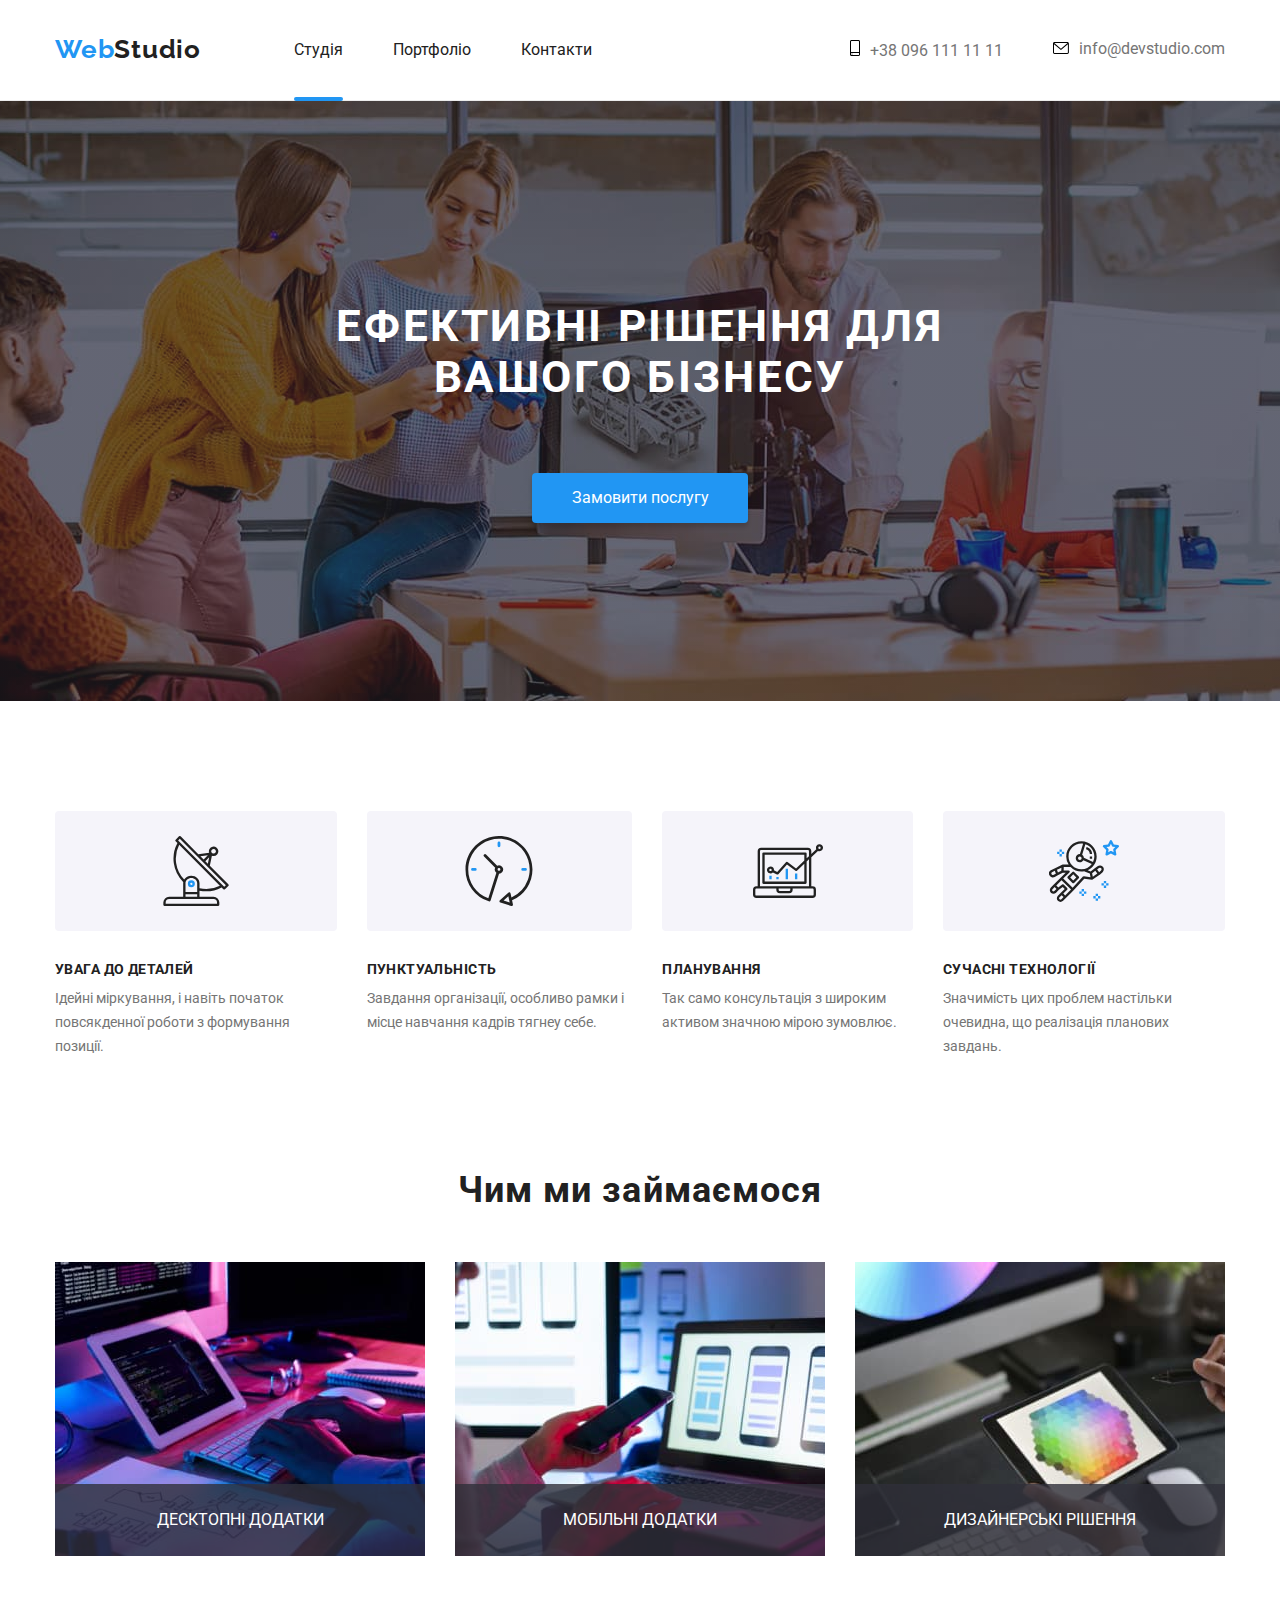
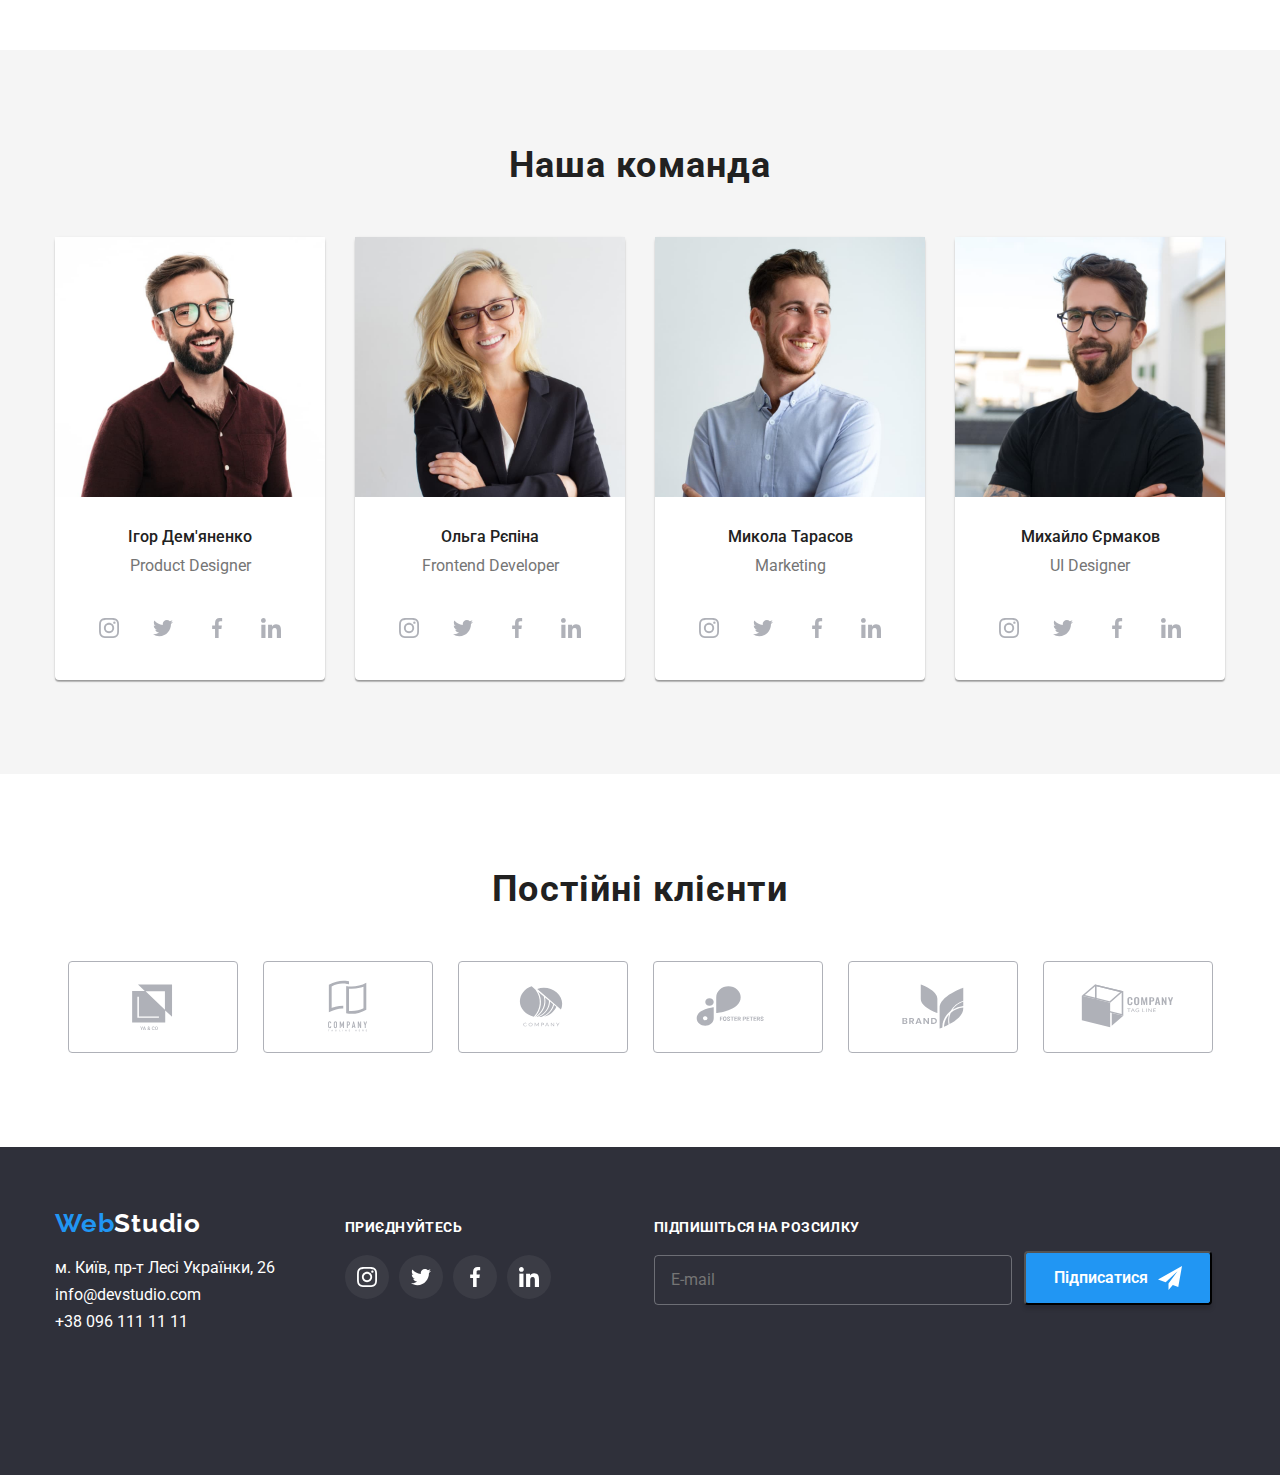
<file: index.html>
<!DOCTYPE html>
<html lang="uk">
  <head>
    <meta charset="UTF-8" />
    <meta http-equiv="X-UA-Compatible" content="IE=edge" />
    <meta name="viewport" content="width=device-width, initial-scale=1.0" />
    <title>WebStudio</title>
    <link
      href="https://fonts.googleapis.com/css2?family=Raleway:wght@700&family=Roboto:wght@400;500;700;900&display=swap"
      rel="stylesheet"
    />
    <link
      rel="stylesheet"
      href="https://cdnjs.cloudflare.com/ajax/libs/modern-normalize/1.1.0/modern-normalize.min.css"
    />
    <link rel="stylesheet" href="./css/style.css" />
  </head>
  <body>
    <!--Top Line-->
    <header class="page-header">
      <div class="container header">
        <a href="/" class="logo" lang="en"><span>Web</span>Studio</a>
        <nav>
          <ul class="menu-nav list">
            <li class="item active-page">
              <a href="./index.html" class="link">Студія</a>
            </li>
            <li class="item">
              <a href="./portfolio.html" class="link">Портфоліо</a>
            </li>
            <li class="item">
              <a href="./contacts.html" class="link"></a>Контакти
            </li>
          </ul>
        </nav>
        <ul class="contact-nav list">
          <li class="item">
            <a href="tel:+380961111111">
              <svg class="smartphone-icon" width="10" height="16">
                <use href="./images/symbol-defs.svg#icon-smartphone"></use></svg
              >+38 096 111 11 11
            </a>
          </li>
          <li class="item">
            <a href="mailto:info@devstudio.com">
              <svg class="envelope-icon" width="16" height="12">
                <use href="./images/symbol-defs.svg#icon-envelope"></use></svg
              >info@devstudio.com
            </a>
          </li>
        </ul>
      </div>
    </header>
    <main>
      <!--Main Header-->
      <section class="hero">
        <div class="container hero">
          <h1 class="hero-title">
            Ефективні рішення для <br />
            вашого бізнесу
          </h1>
          <button class="hero-button" type="button" data-modal-open>
            Замовити послугу
          </button>
        </div>
      </section>
      <!-- Features -->
      <h2 class="visually-hidden">Особливості</h2>
      <section class="section">
        <div class="container features">
          <ul class="features-cards">
            <li class="card list">
              <div class="features-box">
                <svg clas="features-icon" width="70" height="70">
                  <use href="./images/symbol-defs.svg#icon-antenna"></use>
                </svg>
              </div>
              <h2 class="section-title">УВАГА ДО ДЕТАЛЕЙ</h2>
              <p class="section-text">
                Ідейні міркування, і навіть початок повсякденної роботи з
                формування позиції.
              </p>
            </li>
            <li class="card list">
              <div class="features-box">
                <svg clas="features-icon" width="70" height="70">
                  <use href="./images/symbol-defs.svg#icon-clock"></use>
                </svg>
              </div>
              <h2 class="section-title">ПУНКТУАЛЬНІСТЬ</h2>
              <p class="section-text">
                Завдання організації, особливо рамки і місце навчання кадрів
                тягнеу себе.
              </p>
            </li>
            <li class="card list">
              <div class="features-box">
                <svg clas="features-icon" width="70" height="70">
                  <use href="./images/symbol-defs.svg#icon-diagram"></use>
                </svg>
              </div>
              <h2 class="section-title">ПЛАНУВАННЯ</h2>
              <p class="section-text">
                Так само консультація з широким активом значною мірою зумовлює.
              </p>
            </li>
            <li class="card list">
              <div class="features-box">
                <svg clas="features-icon" width="70" height="70">
                  <use href="./images/symbol-defs.svg#icon-astronaut"></use>
                </svg>
              </div>
              <h2 class="section-title">СУЧАСНІ ТЕХНОЛОГІЇ</h2>
              <p class="section-text">
                Значимість цих проблем настільки очевидна, що реалізація
                планових завдань.
              </p>
            </li>
          </ul>
        </div>
      </section>
      <!--What we do-->
      <section class="section our-work">
        <div class="container work">
          <h2 class="section-title1">Чим ми займаємося</h2>
          <ul class="gallery-set">
            <li class="list item">
              <a href="#">
                <div class="thumb-work">
                  <img
                    class="card"
                    src="./images/wwd1.jpg"
                    alt="HTML"
                    width="370"
                  />
                  <p class="label">Десктопні додатки</p>
                </div>
              </a>
            </li>
            <li class="list item">
              <a href="#">
                <div class="thumb-work">
                  <img
                    class="card"
                    src="./images/wwd2.jpg"
                    alt="CSS"
                    width="370"
                  />
                  <p class="label">Мобільні додатки</p>
                </div>
              </a>
            </li>
            <li class="list item">
              <a href="#"
                ><div class="thumb-work">
                  <img
                    class="card"
                    src="./images/wwd3.jpg"
                    alt="JavaScript"
                    width="370"
                  />
                  <p class="label">Дизайнерські рішення</p>
                </div></a
              >
            </li>
          </ul>
        </div>
      </section>
      <!--Our Team-->
      <section class="section our-team">
        <div class="container team">
          <h2 class="section-title2">Наша команда</h2>
          <ul class="team-list">
            <li class="team-item">
              <a href="#">
                <img
                  src="./images/member1.jpg"
                  alt="фото члена команди"
                  width="270"
              /></a>
              <div class="member-info">
                <h3 class="name">Ігор Дем'яненко</h3>
                <p class="position">Product Designer</p>
              </div>
              <ul class="social-icons list">
                <li class="social-item">
                  <a href="/" class="social-link">
                    <svg class="social-icon" width="20px" height="20px">
                      <use href="./images/symbol-defs.svg#icon-instagram"></use>
                    </svg>
                  </a>
                </li>
                <li class="social-item">
                  <a href="/" class="social-link">
                    <svg class="social-icon" width="20px" height="20px">
                      <use href="./images/symbol-defs.svg#icon-twitter"></use>
                    </svg>
                  </a>
                </li>
                <li class="social-item">
                  <a href="/" class="social-link">
                    <svg class="social-icon" width="20px" height="20px">
                      <use href="./images/symbol-defs.svg#icon-facebook"></use>
                    </svg>
                  </a>
                </li>
                <li class="social-item">
                  <a href="/" class="social-link">
                    <svg class="social-icon" width="20px" height="20px">
                      <use href="./images/symbol-defs.svg#icon-linkedin"></use>
                    </svg>
                  </a>
                </li>
              </ul>
            </li>
            <li class="team-item">
              <a href="#">
                <img
                  src="./images/member2.jpg"
                  alt="фото члена команди"
                  width="270"
                />
              </a>
              <div class="member-info">
                <h3 class="name">Ольга Рєпіна</h3>
                <p class="position">Frontend Developer</p>
              </div>
              <ul class="social-icons list">
                <li class="social-item">
                  <a href="/" class="social-link">
                    <svg class="social-icon" width="20px" height="20px">
                      <use href="./images/symbol-defs.svg#icon-instagram"></use>
                    </svg>
                  </a>
                </li>
                <li class="social-item">
                  <a href="/" class="social-link">
                    <svg class="social-icon" width="20px" height="20px">
                      <use href="./images/symbol-defs.svg#icon-twitter"></use>
                    </svg>
                  </a>
                </li>
                <li class="social-item">
                  <a href="/" class="social-link">
                    <svg class="social-icon" width="20px" height="20px">
                      <use href="./images/symbol-defs.svg#icon-facebook"></use>
                    </svg>
                  </a>
                </li>
                <li class="social-item">
                  <a href="/" class="social-link">
                    <svg class="social-icon" width="20px" height="20px">
                      <use href="./images/symbol-defs.svg#icon-linkedin"></use>
                    </svg>
                  </a>
                </li>
              </ul>
            </li>

            <li class="team-item">
              <a href="#">
                <img
                  src="./images/member3.jpg"
                  alt="фото члена команди"
                  width="270"
                />
              </a>
              <div class="member-info">
                <h3 class="name">Микола Тарасов</h3>
                <p class="position">Marketing</p>
              </div>
              <ul class="social-icons list">
                <li class="social-item">
                  <a href="/" class="social-link">
                    <svg class="social-icon" width="20px" height="20px">
                      <use href="./images/symbol-defs.svg#icon-instagram"></use>
                    </svg>
                  </a>
                </li>
                <li class="social-item">
                  <a href="/" class="social-link">
                    <svg class="social-icon" width="20px" height="20px">
                      <use href="./images/symbol-defs.svg#icon-twitter"></use>
                    </svg>
                  </a>
                </li>
                <li class="social-item">
                  <a href="/" class="social-link">
                    <svg class="social-icon" width="20px" height="20px">
                      <use href="./images/symbol-defs.svg#icon-facebook"></use>
                    </svg>
                  </a>
                </li>
                <li class="social-item">
                  <a href="/" class="social-link">
                    <svg class="social-icon" width="20px" height="20px">
                      <use href="./images/symbol-defs.svg#icon-linkedin"></use>
                    </svg>
                  </a>
                </li>
              </ul>
            </li>

            <li class="team-item">
              <a href="#"
                ><img
                  src="./images/member4.jpg"
                  alt="фото члена команди"
                  width="270"
              /></a>
              <div class="member-info">
                <h3 class="name">Михайло Єрмаков</h3>
                <p class="position">UI Designer</p>
              </div>
              <ul class="social-icons list">
                <li class="social-item">
                  <a href="/" class="social-link">
                    <svg class="social-icon" width="20px" height="20px">
                      <use href="./images/symbol-defs.svg#icon-instagram"></use>
                    </svg>
                  </a>
                </li>
                <li class="social-item">
                  <a href="/" class="social-link">
                    <svg class="social-icon" width="20px" height="20px">
                      <use href="./images/symbol-defs.svg#icon-twitter"></use>
                    </svg>
                  </a>
                </li>
                <li class="social-item">
                  <a href="/" class="social-link">
                    <svg class="social-icon" width="20px" height="20px">
                      <use href="./images/symbol-defs.svg#icon-facebook"></use>
                    </svg>
                  </a>
                </li>
                <li class="social-item">
                  <a href="/" class="social-link">
                    <svg class="social-icon" width="20px" height="20px">
                      <use href="./images/symbol-defs.svg#icon-linkedin"></use>
                    </svg>
                  </a>
                </li>
              </ul>
            </li>
          </ul>
        </div>
      </section>
      <!-- Our Customer -->
      <section class="section our-customers">
        <div class="container customers">
          <h2 class="section-title3">Постійні клієнти</h2>
          <lu class="customers-list">
            <li class="customer-item">
              <a href="/" class="customer-link">
                <svg class="customer-icon" width="106" height="60">
                  <use href="./images/symbol-defs.svg#icon-customer-1"></use>
                </svg>
              </a>
            </li>
            <li class="customer-item">
              <a href="/" class="customer-link">
                <svg class="customer-icon" width="106" height="60">
                  <use href="./images/symbol-defs.svg#icon-customer-2"></use>
                </svg>
              </a>
            </li>
            <li class="customer-item">
              <a href="/" class="customer-link">
                <svg class="customer-icon" width="106" height="60">
                  <use
                    href="./images/symbol-defs.svg#icon-customer-3"
                    fill=""
                  ></use>
                </svg>
              </a>
            </li>
            <li class="customer-item">
              <a href="/" class="customer-link">
                <svg class="customer-icon" width="106" height="60">
                  <use href="./images/symbol-defs.svg#icon-customer-4"></use>
                </svg>
              </a>
            </li>
            <li class="customer-item">
              <a href="/" class="customer-link">
                <svg class="customer-icon" width="106" height="60">
                  <use href="./images/symbol-defs.svg#icon-customer-5"></use>
                </svg>
              </a>
            </li>
            <li class="customer-item">
              <a href="/" class="customer-link">
                <svg class="customer-icon" width="106" height="60">
                  <use href="./images/symbol-defs.svg#icon-customer-6"></use>
                </svg>
              </a>
            </li>
          </lu>
        </div>
      </section>
    </main>
    <!--Footer-->
    <footer class="footer">
      <div class="container footer">
        <div class="footer-box">
          <div class="address-info">
            <a href="/" class="logo" lang="en"
              ><span>Web</span><span class="studio">Studio</span>
            </a>
            <address class="address">
              <a
                href="https://goo.gl/maps/6CNPFLYPUQr8JQg6A"
                target="_blank"
                rel="noopener nofoloow norefferree"
                >м. Київ, пр-т Лесі Українки, 26
              </a>
              <br />
              <a href="mailto:info@devstudio.com">info@devstudio.com </a><br />
              <a href="tel:+380961111111">+38 096 111 11 11 </a><br />
            </address>
          </div>
          <div class="join-us box">
            <h2 class="section-title">приєднуйтесь</h2>
            <ul class="join-us list">
              <li class="footer-icons">
                <a href="/" class="footer-link">
                  <svg class="footer-icon" width="20px" height="20px">
                    <use href="./images/symbol-defs.svg#icon-instagram-1"></use>
                  </svg>
                </a>
              </li>
              <li class="footer-icons">
                <a href="/" class="footer-link">
                  <svg class="footer-icon" width="20px" height="20px">
                    <use href="./images/symbol-defs.svg#icon-twitter-1"></use>
                  </svg>
                </a>
              </li>
              <li class="footer-icons">
                <a href="/" class="footer-link">
                  <svg class="footer-icon" width="20px" height="20px">
                    <use href="./images/symbol-defs.svg#icon-facebook-1"></use>
                  </svg>
                </a>
              </li>
              <li class="footer-icons">
                <a href="/" class="footer-link">
                  <svg class="footer-icon" width="20px" height="20px">
                    <use href="./images/symbol-defs.svg#icon-linkedin-1"></use>
                  </svg>
                </a>
              </li>
            </ul>
          </div>
          <div class="subscribe-form">
            <h2 class="section-title">Підпишіться на розсилку</h2>
            <form class="subscribe-buttons" action="subscribe">
              <label>
                <input class="mail-field"type="email" name="email" placeholder="E-mail">
              </label>
              <button class="subscribe-button" type="submit">
                <span class="subscribe-span">Підписатися</span>
                <svg class="icon-send" width="24" height="24">
                  <use href="./images/symbol-defs.svg#icon-send"></use>
                </svg>
              </button>
            </form>
            <!-- <form action="input-email">
              <label for="email"></label>
              <input
                class="mail-filed"
                id="email"
                type="mail"
                name="email"
                placeholder="E-mail"
              />
              <button class="subscribe-button" type="submit">
                <span>Підписатися</span>
                <svg class="icon-send" width="24" height="24">
                  <use href="./images/symbol-defs.svg#icon-send"></use>
                </svg>
              </button>
            </form> -->
          </div>
        </div>
      </div>
    </footer>
    <div class="backdrop is-hidden" data-modal>
      <div class="modal">
        <button class="modal-button" type="button" data-modal-close>
          <svg class="button-icon" width="18" height="18">
            <use href="./images/symbol-defs.svg#icon-modal-button"></use>
          </svg>
        </button>
        <p class="modal-title">Залиште свої дані, ми вам передзвонимо</p>
        <form action="#" name="customer-form" class="modal-form" autocomplete="off">
          <div class="input-line">
            <label for="user-name" class="modal-label">Ім'я</label>
            <input
              name="user-name"
              id="user-name"
              type="text"
              class="modal-input"
            />
            <svg class="modal-icon" width="18" height="18">
              <use href="./images/symbol-defs.svg#icon-person"></use>
            </svg>
          </div>
          <div class="input-line">
            <label for="user-tel" class="modal-label">Телефон</label>
            <input
              name="user-tel"
              id="user-tel"
              type="tel"
              class="modal-input"
            />
            <svg class="modal-icon" width="18" height="18">
              <use href="./images/symbol-defs.svg#icon-phone"></use>
            </svg>
          </div>
          <div class="input-line">
            <label for="user-email" class="modal-label">Пошта</label>
            <input
              name="user-mail"
              id="user-email"
              type="mail"
              class="modal-input"
            />
            <svg class="modal-icon" width="18" height="18">
              <use href="./images/symbol-defs.svg#icon-email"></use>
            </svg>
          </div>
          <div class="textarea-line">
            <label for="user-comment" class="modal-label">Коментар</label>
            <textarea
              name="user-comment"
              id="user-comment"
              placeholder="Введіть текст"
              class="modal-textarea"
            ></textarea>
          </div>
          <div class="agreement">
            <svg class="icon-check" width="16" height="15">
              <use href="./images/symbol-defs.svg#icon-check" ></use>
            </svg>
            <!-- <label for="checkbox-agreement">
              <input
                id="checkbox-agreement"
                name="agreement"
                value="1"
                type="checkbox"
                required
              /> -->
              <span class="agreement-line"
                >Погоджуюся з розсилкою та приймаю
                <a href="#" target="_blank" class="agreement-line2"
                  >Умови договору</a
                >
              </span>
            </label>
          </div>
          <button type="submit" class="customer-submit">Відправити</button>
        </form>
      </div>
    </div>
    <script src="./js/modal.js"></script>
  </body>
</html>
</file>
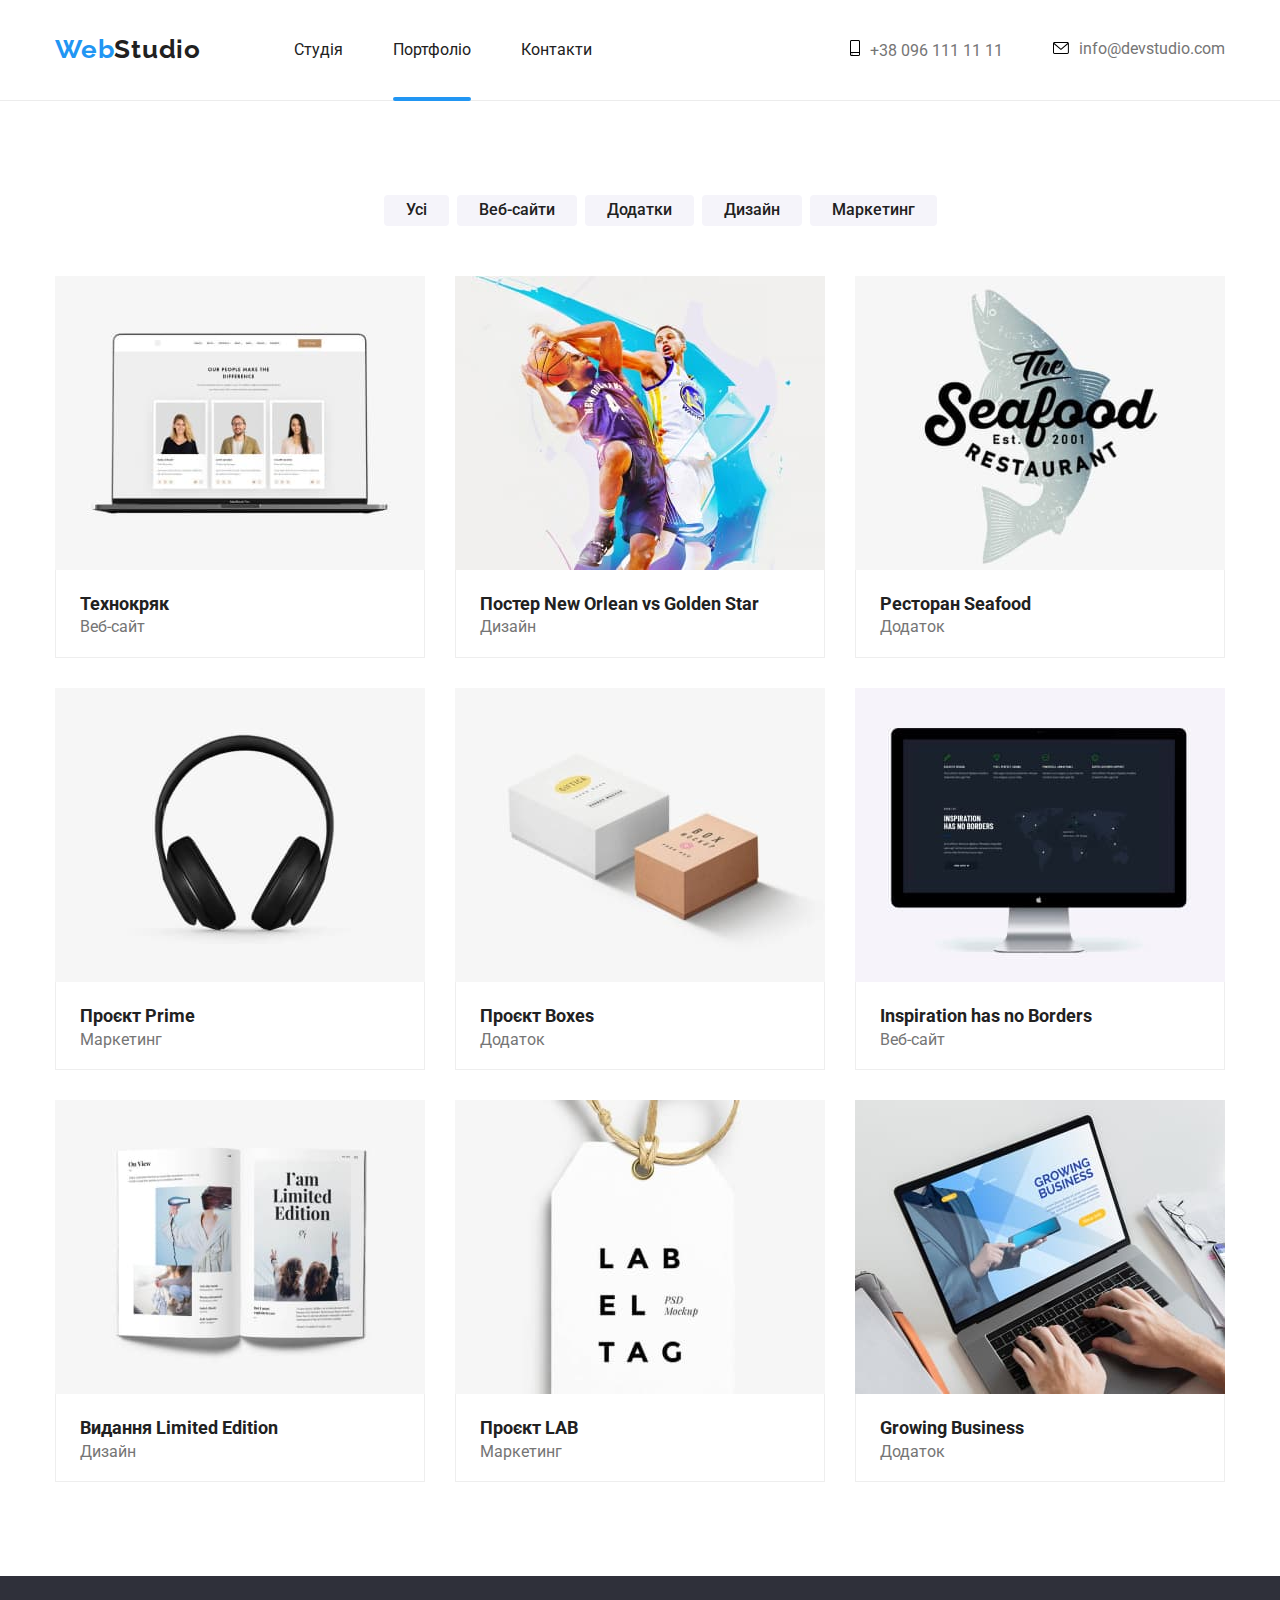
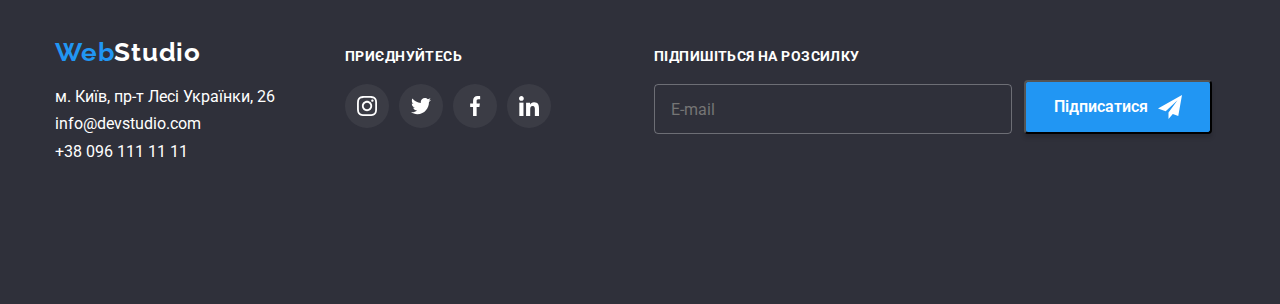
<file: portfolio.html>
<!DOCTYPE html>
<html lang="uk">
  <head>
    <meta charset="UTF-8" />
    <meta http-equiv="X-UA-Compatible" content="IE=edge" />
    <meta name="viewport" content="width=device-width, initial-scale=1.0" />
    <title>Portfolio</title>
    <link
      href="https://fonts.googleapis.com/css2?family=Raleway:wght@700&family=Roboto:wght@400;500;700;900&display=swap"
      rel="stylesheet"
    />
    <link
      rel="stylesheet"
      href="https://cdnjs.cloudflare.com/ajax/libs/modern-normalize/1.1.0/modern-normalize.min.css"
    />
    <link rel="stylesheet" href="./css/style.css" />
  </head>
  <body>
    <!--Top Line-->
    <header class="page-header">
      <div class="container header">
        <a href="/" class="logo" lang="en"><span>Web</span>Studio</a>
        <nav>
          <ul class="menu-nav list">
            <li class="item">
              <a href="./index.html" class="link">Студія</a>
            </li>
            <li class="item active-page">
              <a href="./portfolio.html" class="link">Портфоліо</a>
            </li>
            <li class="item">
              <a href="./contacts.html" class="link"></a>Контакти
            </li>
          </ul>
        </nav>
        <ul class="contact-nav list">
          <li class="item">
            <a href="tel:+380961111111">
              <svg class="smartphone-icon" width="10" height="16">
                <use href="./images/symbol-defs.svg#icon-smartphone"></use></svg
              >+38 096 111 11 11
            </a>
          </li>
          <li class="item">
            <a href="mailto:info@devstudio.com">
              <svg class="envelope-icon" width="16" height="12">
                <use href="./images/symbol-defs.svg#icon-envelope"></use></svg
              >info@devstudio.com
            </a>
          </li>
        </ul>
      </div>
    </header>
    <main>
      <section class="section portfolio">
        <div class="container main-portfolio">
          <h2 class="visually-hidden">Фільтр</h2>
          <ul class="filter-menu">
            <li class="filter-list">
              <button class="filter-button" type="button">Усі</button>
            </li>
            <li class="filter-list">
              <button class="filter-button" type="button">Веб-сайти</button>
            </li>
            <li class="filter-list">
              <button class="filter-button" type="button">Додатки</button>
            </li>
            <li class="filter-list">
              <button class="filter-button" type="button">Дизайн</button>
            </li>
            <li class="filter-list">
              <button class="filter-button" type="button">Маркетинг</button>
            </li>
          </ul>
          <!-- <section> -->
          <h2 class="visually-hidden">Портфоліо</h2>
          <ul class="projects-list">
            <li class="project-set">
              <a href="#" class="project-case">
                <div class="card-thumb">
                <img
                  src="./images/portfolio/project1.jpg"
                  alt="фото вебсайта"
                  width="370"
                />
                <p class="text">ресурс пропонує комплексні пропозиції з різним рівнем функціоналу та сервісів. Все це дозволить відвідувачу отримати вичерпні відомості про компанію чи приватну особу.</p>
                </div>
                <div class="card-content">
                <h3 class="project-name">Технокряк</h3>
                <p class="project">Веб-сайт</p>
              </div> 
              </a>
            </li>
            <li class="project-set">
              <a href="#" class="project-case">
               <div class="card-thumb">
                <img
                  src="./images/portfolio/project2.jpg"
                  alt="баскетбол"
                  width="370"
                />
                <p class="text">ресурс пропонує комплексні пропозиції з різним рівнем функціоналу та сервісів. Все це дозволить відвідувачу отримати вичерпні відомості про компанію чи приватну особу.
                </p>
              </div>
              <div class="card-content">
                <h3 class="project-name">Постер New Orlean vs Golden Star</h3>
                <p class="project">Дизайн</p>
              </div>
             </a>
            </li>
            <li class="project-set">
              <a href="#" class="project-case">
                <div class="card-thumb">
                <img
                  src="./images/portfolio/project3.jpg"
                  alt="логотип рестрану"
                  width="370"
                />
                <p class="text">ресурс пропонує комплексні пропозиції з різним рівнем функціоналу та сервісів. Все це дозволить відвідувачу отримати вичерпні відомості про компанію чи приватну особу.</p>
              </div>
              <div class="card-content">
                <h3 class="project-name">Ресторан Seafood</h3>
                <p class="project">Додаток</p>
              </div>
              </a>
            </li>
            <li class="project-set">
              <a href="#" class="project-case">
                <div class="card-thumb">
                <img
                  src="./images/portfolio/project4.jpg"
                  alt="фото проекту"
                  width="370"
                />
                <p class="text">ресурс пропонує комплексні пропозиції з різним рівнем функціоналу та сервісів. Все це дозволить відвідувачу отримати вичерпні відомості про компанію чи приватну особу.</p>
              </div>
              <div class="card-content">
                <h3 class="project-name">Проєкт Prime</h3>
                <p class="project">Маркетинг</p>
              </div>
              </a>
            </li>
            <li class="project-set">
              <a href="#" class="project-case">
                <div class="card-thumb">
                <img
                  src="./images/portfolio/project5.jpg"
                  alt="фото проекту"
                  width="370"
                />
                <p class="text">ресурс пропонує комплексні пропозиції з різним рівнем функціоналу та сервісів. Все це дозволить відвідувачу отримати вичерпні відомості про компанію чи приватну особу.</p>
              </div>
              <div class="card-content">
                <h3 class="project-name">Проєкт Boxes</h3>
                <p class="project">Додаток</p>
              </div>
             </a>
            </li>
            <li class="project-set">
              <a href="#" class="project-case">
                <div class="card-thumb">
                <img
                  src="./images/portfolio/project6.jpg "
                  alt="фото проекту"
                  width="370"
                />
                <p class="text">ресурс пропонує комплексні пропозиції з різним рівнем функціоналу та сервісів. Все це дозволить відвідувачу отримати вичерпні відомості про компанію чи приватну особу.</p>
              </div>
              <div class="card-content">
                <h3 class="project-name">Inspiration has no Borders</h3>
                <p class="project">Веб-сайт</p>
              </div>
             </a>
            </li>
            <li class="project-set">
              <a href="#" class="project-case">
                <div class="card-thumb">
                <img
                  src="./images/portfolio/project7.jpg "
                  alt="фото проекту"
                  width="370"
                />
                <p class="text">ресурс пропонує комплексні пропозиції з різним рівнем функціоналу та сервісів. Все це дозволить відвідувачу отримати вичерпні відомості про компанію чи приватну особу.</p>
              </div>
              <div class="card-content">
                <h3 class="project-name">Видання Limited Edition</h3>
                <p class="project">Дизайн</p>
              </div> 
             </a>
            </li>
            <li class="project-set">
              <a href="#" class="project-case">
                <div class="card-thumb">
                <img
                  src="./images/portfolio/project8.jpg"
                  alt="фото проекту"
                  width="370"
                />
                <p class="text">ресурс пропонує комплексні пропозиції з різним рівнем функціоналу та сервісів. Все це дозволить відвідувачу отримати вичерпні відомості про компанію чи приватну особу.</p>
              </div>
              <div class="card-content">
                <h3 class="project-name">Проєкт LAB</h3>
                <p class="project">Маркетинг</p>
              </div>
            </a>
            </li>
            <li class="project-set">
              <a href="#" class="project-case">
                <div class="card-thumb">
                <img
                  src="./images/portfolio/project9.jpg"
                  alt="фото проекту"
                  width="370"
                />
                <p class="text">ресурс пропонує комплексні пропозиції з різним рівнем функціоналу та сервісів. Все це дозволить відвідувачу отримати вичерпні відомості про компанію чи приватну особу.</p>
              </div>
             
              <div class="card-content">
                <h3 class="project-name">Growing Business</h3>
                <p class="project">Додаток</p>
              </div>
             </a>
            </li>
          </ul>
        </div>
      </section>
    </main>
    <!--Footer-->
    <footer class="footer">
      <div class="container footer">
        <div class="footer-box">
          <div class="address-info">
            <a href="/" class="logo" lang="en"
              ><span>Web</span><span class="studio">Studio</span>
            </a>
            <address class="address">
              <a
                href="https://goo.gl/maps/6CNPFLYPUQr8JQg6A"
                target="_blank"
                rel="noopener nofoloow norefferree"
                >м. Київ, пр-т Лесі Українки, 26
              </a>
              <br />
              <a href="mailto:info@devstudio.com">info@devstudio.com </a><br />
              <a href="tel:+380961111111">+38 096 111 11 11 </a><br />
            </address>
          </div>
          <div class="join-us box">
            <h2 class="section-title">приєднуйтесь</h2>
            <ul class="join-us list">
              <li class="footer-icons">
                <a href="/" class="footer-link">
                  <svg class="footer-icon" width="20px" height="20px">
                    <use href="./images/symbol-defs.svg#icon-instagram-1"></use>
                  </svg>
                </a>
              </li>
              <li class="footer-icons">
                <a href="/" class="footer-link">
                  <svg class="footer-icon" width="20px" height="20px">
                    <use href="./images/symbol-defs.svg#icon-twitter-1"></use>
                  </svg>
                </a>
              </li>
              <li class="footer-icons">
                <a href="/" class="footer-link">
                  <svg class="footer-icon" width="20px" height="20px">
                    <use href="./images/symbol-defs.svg#icon-facebook-1"></use>
                  </svg>
                </a>
              </li>
              <li class="footer-icons">
                <a href="/" class="footer-link">
                  <svg class="footer-icon" width="20px" height="20px">
                    <use href="./images/symbol-defs.svg#icon-linkedin-1"></use>
                  </svg>
                </a>
              </li>
            </ul>
          </div>
           <div class="subscribe-form">
            <h2 class="section-title">Підпишіться на розсилку</h2>
            <form class="subscribe-buttons" action="subscribe">
              <label>
                <input class="mail-field"type="email" name="email" placeholder="E-mail">
              </label>
              <button class="subscribe-button" type="submit">
                <span class="subscribe-span">Підписатися</span>
                <svg class="icon-send" width="24" height="24">
                  <use href="./images/symbol-defs.svg#icon-send"></use>
                </svg>
              </button>
            </form>
            <!-- <form action="input-email">
              <label for="email"></label>
              <input
                class="mail-filed"
                id="email"
                type="mail"
                name="email"
                placeholder="E-mail"
              />
              <button class="subscribe-button" type="submit">
                <span>Підписатися</span>
                <svg class="icon-send" width="24" height="24">
                  <use href="./images/symbol-defs.svg#icon-send"></use>
                </svg>
              </button>
            </form> -->
          </div>
        </div>
      </div>
    </footer>
  </body>
</html>

  </body>
</html>
</file>
<file: css/style.css>
html {
  box-sizing: border-box;
}
*,
*::before,
*::after {
  box-sizing: inherit;
}
:root {
  --primary-title-color: #212121;
  --primary-text-color: #757575;
  --accent-color: #2196f3;
  --accent-color2: #ffffff;
  --secondary-background-color: #f5f5f5;
  --transition-timing-function: cubic-bezier(0.4, 0, 0.2, 1);
  --general-transition-duration: 250ms;
}

body {
  font-family: Roboto, sans-serif;
  font-weight: 400;
  background-color: var(--accent-color2);
  color: var(--primary-title-color);
}

/* Page-header */
.page-header {
  padding-top: 24px;
  padding-bottom: 24px;
  margin-bottom: 0;
  border-bottom: 1px solid #ececec;
}

.logo {
  font-family: Raleway;
  font-weight: 700;
  font-size: 26px;
  color: #000000;
  letter-spacing: 0.03em;
}
.logo:hover,
.logo:focus {
  background-color: transparent;
  color: #000000;
}

.logo span {
  color: var(--accent-color);
}

.list {
  list-style: none;
}
/* Menu nav - contact-nav */
.menu-nav .link:hover,
.menu-nav .link:focus,
.contact-nav a:hover,
.contact-nav a:focus {
  color: var(--accent-color);
  background-color: transparent;
}

.contact-nav a:hover,
.contact-nav a:focus {
  fill: var(--accent-color);
  background-color: transparent;
}

.menu-nav .link,
.contact-nav a,
.logo {
  text-decoration: none;
  color: inherit;
  transition: color 250ms var(--transition-timing-function);
}
.contact-nav a {
  color: var(--primary-text-color);
}

.contact-nav a:hover .smartphone-icon {
  transition: fill 250ms var(--transition-timing-function);
}
.contact-nav a :hover .envelope-icon {
  transition: fill 250ms var(--transition-timing-function);
}

.header {
  display: flex;
  align-items: center;
}
.menu-nav .link,
.contact-nav .link {
  display: block;
}

.menu-nav {
  display: flex;
  margin-left: 93px;
  padding-top: 0;
  padding-left: 0;
  padding-bottom: 0;
}

.active-page {
  position: relative;
}

.active-page::after {
  content: "";
  position: absolute;
  left: 0;
  bottom: 0;
  top: 56px;
  display: block;
  width: 100%;
  height: 4px;
  border-radius: 2px;
  background-color: var(--accent-color);
  color: var(--accent-color);
}

.menu-nav .item + .item {
  margin-left: 50px;
}

.contact-nav {
  display: flex;
  margin-left: auto;
  padding-top: 0;
  padding-bottom: 0;
}

.contact-nav .item + .item {
  margin-left: 50px;
}

.smartphone-icon,
.envelope-icon {
  display: inline-block;
  margin-right: 10px;
  color: rgb(117, 117, 117);
}

/* Hero */
.hero {
  height: 600px;
  max-width: 1600px;
  text-align: center;
  margin-right: auto;
  margin-left: auto;
  background-color: #2f303a;
  background-image: linear-gradient(
      to right,
      rgba(47, 48, 58, 0.4),
      rgba(47, 48, 58, 0.4)
    ),
    url(../images/hero.jpg);
  background-repeat: no-repeat;
  background-position: center;
}
.hero-title {
  font-size: 44px;
  text-transform: uppercase;
  letter-spacing: 0.06em;
  color: var(--accent-color2);
  margin: 0;
  padding-top: 200px;
  padding-bottom: 30px;
}
.hero-button {
  display: inline-block;
  min-width: 216px;
  color: var(--accent-color2);
  background-color: var(--accent-color);
  line-height: 1.9;
  box-shadow: 0px 4px 4px rgba(0, 0, 0, 0.15);
  border: none;
  border-radius: 4px;
  margin-top: 40px;
  padding: 10px 32px;
}

.backdrop {
  position: fixed;
  top: 0;
  left: 0;
  width: 100%;
  height: 100%;
  background-color: rgba(0, 0, 0, 0.1);
  transition: opacity var(--general-transition-duration)
    var(--transition-timing-function);
}

.is-hidden {
  visibility: hidden;
  opacity: 0;
  pointer-events: none;
}

.is-hidden .modal {
  transform: translate(-50%, -50%) scale(0.9);
}

.modal {
  position: absolute;
  top: 50%;
  left: 50%;
  min-width: 528px;
  min-height: 581px;
  background-color: #ffffff;
  box-shadow: 0 2px 1px 0 rgba(0, 0, 0, 0.2), 0 1px 1px 0 rgba(0, 0, 0, 0.14),
    0 1px 3px 0 rgba(0, 0, 0, 0.12);
  border-radius: 4px;
  transform: translate(-50%, -50%) scale(1);
  transition: transform var(--general-transition-duration)
    var(--transition-timing-function);
}

.modal-button {
  position: absolute;
  right: 8px;
  top: 8px;
  width: 30px;
  height: 30px;
  display: flex;
  justify-content: center;
  align-items: center;
  border: 1px solid rgba(0, 0, 0, 0.1);
  border-radius: 50%;
  background-color: #ffffff;
  color: #000000;
}
.modal-button:hover,
.modal-button:focus {
  cursor: pointer;
}
.modal-button:hover .button-icon {
  fill: var(--accent-color);
}

.button-icon {
  color: #000000;
}

.button:hover,
.button:focus {
  cursor: pointer;
}

.modal-form {
  padding: 0;
  width: 528px;
  height: 581px;
  color: rgba(255, 255, 255, 1);
}
.modal-title {
  font-weight: 700;
  font-size: 20px;
  line-height: 24px;
  letter-spacing: 3%;
  text-align: center;
}

.modal-input {
  display: block;
  width: 448px;
  height: 40px;
  padding-left: 40px;
  border: 1px solid rgba(33, 33, 33, 0.2);
  border-radius: 4px;
  transition: border-color 250ms var(--transition-timing-function);
}
.modal-input:hover,
.modal-input:focus,
.modal-textarea:hover,
.modal-textarea:focus {
  border-color: var(--accent-color);
  cursor: pointer;
  outline: 0;
}
.modal-input:hover + .modal-icon {
  fill: var(--accent-color);
}
.modal-label {
  display: flex;
  color: #757575;
}

.input-line {
  position: relative;
  width: 448px;
  height: 58px;
  margin-right: 40px;
  margin-left: 40px;
  margin-bottom: 10px;
}
.modal-icon {
  position: absolute;
  top: 30px;
  left: 12px;
  display: inline-block;
  transition: fill 250ms var(--transition-timing-function);
}
.modal-icon:hover {
  fill: var(--accent-color);
}
.modal-textarea {
  width: 448px;
  height: 120px;
  border: 1px solid rgb(33, 33, 33, 0.2);
  border-radius: 4px;
  resize: none;
  transition: border-color 250ms var(--transition-timing-function);
}

.modal-textarea::placeholder {
  font-family: inherit;
  font-weight: 400;
  font-size: 12px;
  line-height: 14px;
  letter-spacing: 1%;
  color: rgba(117, 117, 117, 0.5);
  padding: 12px 16px;
}

.textarea-line {
  width: 448px;
  height: 138px;
  margin-right: 40px;
  margin-left: 40px;
  margin-bottom: 10px;
}

.agreement {
  margin: 20px 40px 30px 40px;
}
.icon-check {
  fill: transparent;
  border: 1px solid var(--primary-title-color);
  transition: fill 250ms var(--transition-timing-function);
}
.icon-check:hover {
  fill: var(--accent-color);
  stroke: var(--accent-color2);
  border: none;
}
.agreement-line {
  color: var(--primary-text-color);
}
.agreement-line2 {
  color: var(--accent-color);
}
.customer-submit {
  width: 200px;
  height: 50px;
  padding: 10px 52px;
  margin-right: 164px;
  margin-left: 164px;
  font-weight: 700;
  font-size: 16px;
  line-height: 30px;
  letter-spacing: 6%;

  background-color: var(--accent-color);
  color: var(--accent-color2);
  border-radius: 4px;
  box-shadow: 0px 4px 4px 0px (0, 0, 0, 0.15);
}
.customer-submit {
  cursor: pointer;
}
/*Features*/
.section {
  padding-top: 94px;
  padding-bottom: 94px;
}
.section-title {
  font-style: normal;
  font-weight: 700;
  font-size: 14px;
  letter-spacing: 0.03em;
  text-transform: uppercase;
  margin: 0;
}

.visually-hidden {
  position: absolute;
  white-space: nowrap;
  width: 1px;
  height: 1px;
  overflow: hidden;
  border: 0;
  padding: 0;
  clip: rect(0 0 0 0);
  clip-path: inset(50%);
  margin: -1px;
}
.features-cards {
  display: flex;
  flex-wrap: nowrap;
  gap: 30px;
  padding-left: 0px;
}
.features-box {
  display: flex;
  height: 120px;
  background-color: #f5f4fa;
  border-radius: 4px;
  align-items: center;
  justify-content: center;
  margin-bottom: 30px;
}

.features-icon {
  display: inline-block;
  margin: 25px 100px;
}

/* What do we do  */

.our-work {
  padding-top: 0px;
}
.gallery-set {
  display: flex;
  flex-wrap: wrap;
  padding-left: 0px;
  justify-content: space-between;
  margin: 0;
}
.item {
  flex-direction: row;
  text-align: center;
}

.thumb-work {
  position: relative;
  overflow: hidden;
}
.label {
  text-transform: uppercase;
  text-align: center;
  color: #ffffff;
  position: absolute;
  width: 100%;
  left: 0;
  bottom: 0;
  padding-top: 27px;
  padding-bottom: 27px;
  margin: 0;
  background-color: rgba(47, 48, 58, 0.8);
}
/* .card::before {
  content: "";
  display: block;
  width: 270px;
  height: 120px;
  background-color: F5F4FA;
  background-repeat: no-repeat;
  background-position: center;
  margin-bottom: 30px;
  /* background-image: url("../images/icon-antenna.svg"); */
/* }

.icon-antenna::before {
  background-image: url("../images/icon-antenna.svg");
}
.icon-watch::before {
  background-image: url("../images/icon-watch.svg");
}
.icon-computer::before {
  background-image: url("../images/icon-computer.svg");
}
.icon-astronaut::before {
  background-image: url("../images/icon-astronaut.svg");
}  */
/* Our team */
.our-team {
  background-color: #f5f5f5;
}
.team {
  background-color: #f5f5f5;
  /* padding-top: 94px;
  padding-bottom: 94px; */
}
.team-list {
  display: flex;
  padding-left: 0px;
  justify-content: space-around;
  list-style: none;
}
.team-list > li {
  background-color: var(--accent-color2);
  border-radius: 4px;
  margin-left: 30px;
}
.section-title1,
.section-title2,
.section-title3 {
  font-style: normal;
  font-weight: 700;
  font-size: 36px;
  line-height: 1.2;
  text-align: center;
  letter-spacing: 0.03em;
  margin: 0;
  margin-bottom: 50px;
}

.section-text {
  font-size: 14px;
  line-height: 1.7;
  color: var(--primary-text-color);
  font-style: normal;
  font-weight: 400;
  margin-top: 10px;
  margin-bottom: 0;
}
.member-info {
  margin-top: 30px;
  margin-bottom: 30px;
  text-align: center;
}

.name {
  font-weight: 500;
  font-size: 16px;
  line-height: 1.2;
  margin-top: 30px;
  margin-bottom: 10px;
}

.position {
  font-size: 16px;
  line-height: 1.2;
  color: var(--primary-text-color);
  margin: 0px;
  margin-bottom: 30px;
}
.team-list {
  margin: 0px;
}
li.team-item {
  border-radius: 0, 0, 4px, 4px;
  box-shadow: 0px 1px 3px rgba(0, 0, 0, 0.12), 0px 1px 1px rgba(0, 0, 0, 0.14),
    0px 2px 1px rgba(0, 0, 0, 0.2);
  padding: 0px;
  margin-left: 0px;
}

.team-item:not(:first-child) {
  padding: 0px;
  margin-left: 30px;
}

.social-icons {
  display: flex;
  justify-content: center;
  margin-top: 16px;
  margin-bottom: 30px;
  padding: 0;
}
.social-item {
  margin-right: 10px;
}

.social-link:hover {
  background-color: var(--accent-color);
  fill: var(--accent-color2);
}
.social-item .social-link {
  display: flex;
  align-items: center;
  justify-content: center;
  border-radius: 50%;
  color: #afb1b8;
  width: 44px;
  height: 44px;
  transition: background-color 250ms var(--transition-timing-function),
    fill 250ms var(--transition-timing-function);
}

.social-item:last-child {
  margin-right: 0;
}
.social-icon {
  fill: #afb1b8;
}

.social-icon:hover {
  color: var(--accent-color2);
  fill: var(--accent-color2);
}
.social-link:hover .social-icon {
  color: var(--accent-color2);
  fill: var(--accent-color2);
  transition: fill 250ms var(--transition-timing-function);
}

/* Our customers */
.our-customers {
  background-color: var(--accent-color2);
  padding-top: 94px;
  padding-bottom: 94px;
}

.customers-list {
  display: flex;
  padding-left: 0px;
  list-style: none;
  align-items: center;
  justify-content: space-around;
  margin: 0;
}

.customer-item {
  /* width: 170px;
  height: 92px; */
}

.customer-link {
  display: flex;
  width: 170px;
  height: 92px;
  border: 1px solid #afb1b8;
  border-radius: 4px;
  align-items: center;
  justify-content: space-between;
  transition: color var(--general-transition-duration)
      var(--transition-timing-function),
    border var(--general-transition-duration) var(--transition-timing-function);
}
.customer-link:hover {
  border: 1px solid var(--accent-color);
  background-color: var(--accent-color2);
}

.customer-link:hover .customer-icon {
  fill: var(--accent-color);
  transition: fill var(--general-transition-duration)
    var(--transition-timing-function);
}
.customer-icon:hover,
.customer-icon:focus {
  fill: var(--accent-color);
}

.customer-icon {
  margin: 16px 32px;
  fill: #afb1b8;
}

.footer {
  background-color: #2f303a;
  color: var(--accent-color2);
  margin: 0;
}
.container.footer {
  padding-bottom: 60px;
}

.address {
  margin-top: 20px;
  font-style: normal;
}
.address > a {
  display: inline-block;
  text-decoration: none;
  font-family: inherit;
  margin-bottom: 9px;
}

span.studio {
  color: var(--accent-color2);
}
a {
  color: var(--accent-color2);
}

.address-info {
  padding-top: 60px;
}
.join-us.box {
  margin-top: 72px;
  margin-bottom: 100px;
  margin-left: 70px;
}
.join-us .list {
  display: flex;
  flex-wrap: nowrap;
  margin-top: 20px;
  padding-left: 0;
}
.footer-icons {
  width: 44px;
  height: 44px;
  margin-right: 10px;
  background-color: #f5f5f510;
  border-radius: 50%;
}

.footer-icon {
  display: flex;
  margin: 12px;
}

.footer-icons:hover,
.footer-icons:focus {
  background-color: #2196f3;
}

.footer-icons:hover .footer-icon {
  transition: fill var(--general-transition-duration)
    var(--transition-timing-function);
}

.subscribe-form {
  margin-top: 72px;
  margin-bottom: 94px;
  margin-left: 93px;
}
.subscribe-buttons {
  display: flex;
  align-items: flex-end;
}
.mail-field {
  width: 358px;
  height: 50px;
  background-color: inherit;
  margin-top: 20px;
  margin-right: 12px;
  padding-top: 15px;
  padding-bottom: 15px;
  padding-left: 16px;
  border-radius: 4px;
  border: 1px solid rgba(255, 255, 255, 0.3);
}

.subscribe-button {
  display: flex;
  padding: 10px 28px;
  background-color: var(--accent-color);
  color: var(--accent-color2);
  font-family: inherit;
  font-weight: 600;
  font-size: 16px;
  line-height: 30px;
  letter-spacing: 6%;
  box-shadow: 0px 4px 4px rgba(0, 0, 0, 0.15);
  border-radius: 4px;
  align-items: center;
}
.subscribe-span {
  margin-right: 10px;
}
.icon-send {
  fill: var(--accent-color2);
}

.footer-box {
  display: flex;
  align-items: baseline;
}

/* Portfolio
Filter */

.filter-menu {
  display: flex;
  justify-content: center;
  padding-bottom: 50px;
  margin: 0;
}
.filter-list {
  list-style: none;
  display: block;
  text-align: center;
}

.filter-list + .filter-list {
  margin-left: 8px;
}

.filter-button {
  border: 0;
  color: var(--primary-title-color);
  background-color: #f5f4fa;
  font-family: inherit;
  font-weight: 500;
  font-size: 16px;
  padding: 6px 22px;
  border-radius: 4px;
  transition: background-color 250ms var(--transition-timing-function);
}
.filter-button:hover,
.filter-button:focus {
  color: var(--accent-color2);
  background-color: var(--accent-color);
}

.main-potrfolio {
  display: block;
}
.projects-list {
  padding: 0;
  margin: 0;
  list-style: none;

  display: flex;
  flex-wrap: wrap;
  gap: 30px;
}

.project-set {
  flex-basis: calc((100% - 60px) / 3);
  transition: box-shadow 250ms var(--transition-timing-function);
}

.project-set:hover {
  border: 1px solid EEEEEE;
  box-shadow: 1px 4px 6px 0 rgba(0, 0, 0, 1.6),
    0px 4px 4px 0px rgba(0, 0, 0, 0.6), 0px 1px 1px 0px rgba(0, 0, 0, 1.2);
}
.project-name {
  font-weight: 700;
  font-size: 18px;
  color: var(--primary-title-color);
  margin-top: 20px;
  margin: 0px;
}

.project {
  font-weight: 400;
  font-size: 16px;
  color: var(--primary-text-color);
  margin-top: 4px;
  margin-bottom: 0px;
}
img {
  display: block;
  width: 100%;
  height: auto;
}
.container {
  width: 1200px;
  padding-right: 15px;
  padding-left: 15px;
  margin-left: auto;
  margin-right: auto;
}

.card-content {
  border-left: 1px solid #eeeeee;
  border-bottom: 1px solid #eeeeee;
  border-right: 1px solid #eeeeee;
  padding: 20px 24px;
  text-align: left;
}

.project-name {
  margin-top: 4px;
}

.project-case:hover .text {
  opacity: 1;
  transform: translateY(0%);
}

.card-thumb {
  position: relative;
  overflow: hidden;
}
.text {
  position: absolute;
  top: 0;
  left: 0;
  font-size: 18px;
  font-style: normal;
  line-height: 28px;
  letter-spacing: 3%;
  padding: 63px 24px;
  margin: 0;
  width: 370px;
  height: 294px;
  background-color: rgba(33, 150, 243, 0.9);
  color: var(--accent-color2);
  opacity: 0;
  transform: translateY(100%);
  transition: transform 250ms var(--transition-timing-function),
    opacity 250ms var(--transition-timing-function);
}
</file>
